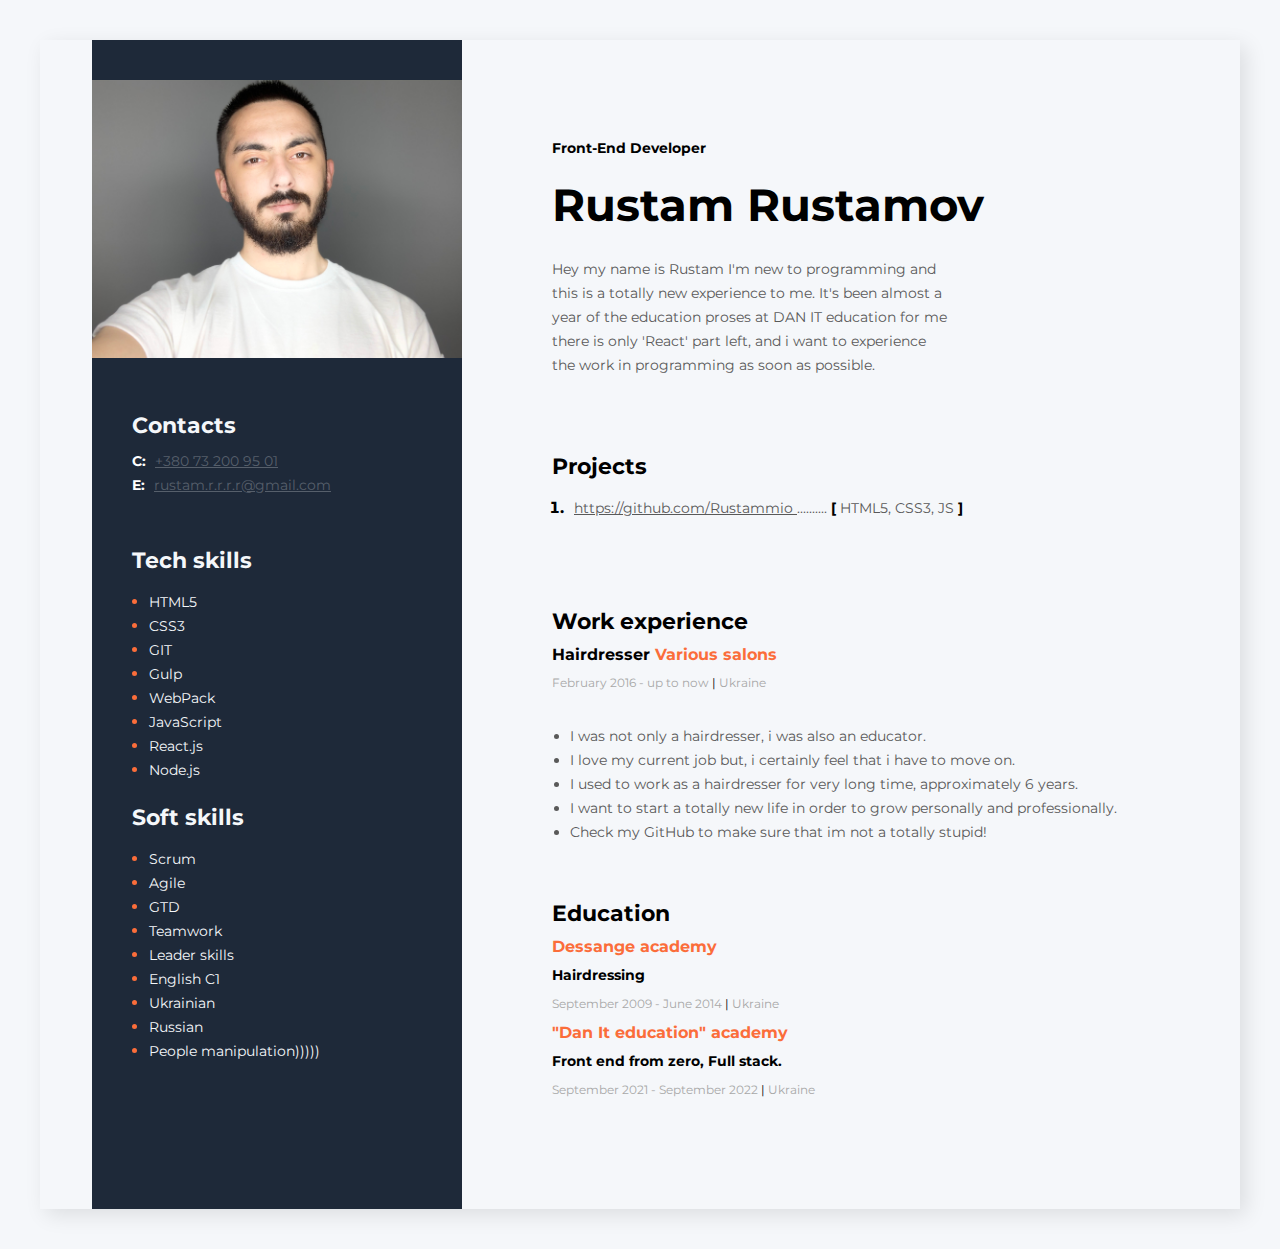
<file: index.html>
<!DOCTYPE html>
<html lang="en">

<head>
    <meta charset="UTF-8">
    <meta http-equiv="X-UA-Compatible" content="IE=edge">
    <meta name="viewport" content="width=device-width, initial-scale=1.0">
    <title>My Resume</title>

     <link rel="stylesheet" href="css/style.css">

    <link rel="preconnect" href="https://fonts.googleapis.com">
    <link rel="preconnect" href="https://fonts.gstatic.com" crossorigin>
    <link href="https://fonts.googleapis.com/css2?family=Montserrat:wght@400;700&display=swap" rel="stylesheet">
<!--    <style>-->
<!--        body {-->
<!--            font-family: "Montserrat", sans-serif;-->
<!--            background-color: #f5f7fa;-->
<!--        }-->
<!--        -->
<!--        .main-container {-->
<!--            display: flex;-->
<!--            flex-direction: row-reverse;-->
<!--            width: 1200px;-->
<!--            background-color: #f5f7fa;-->
<!--            margin: 40px auto;-->
<!--            box-shadow: 6px 6px 20px rgba(0, 0, 0, 0.1);-->
<!--        }-->
<!--        /* main content*/-->
<!--        -->
<!--        .main-content {-->
<!--            display: flex;-->
<!--            flex-direction: column;-->
<!--            padding: 100px 90px;-->
<!--        }-->
<!--        -->
<!--        .main-content-title {-->
<!--            font-style: normal;-->
<!--            font-weight: bold;-->
<!--            font-size: 22px;-->
<!--            line-height: 27px;-->
<!--            color: #000;-->
<!--            margin-bottom: 10px;-->
<!--        }-->
<!--        -->
<!--        .about-me {-->
<!--            margin: 0 0 40px 0;-->
<!--        }-->
<!--        -->
<!--        .about_me_profession {-->
<!--            font-style: normal;-->
<!--            font-weight: bold;-->
<!--            font-size: 14px;-->
<!--            font-weight: 700;-->
<!--            line-height: 17px;-->
<!--            color: #000;-->
<!--            margin: 0 0 20px 0;-->
<!--        }-->
<!--        -->
<!--        .about-me-name {-->
<!--            font-style: normal;-->
<!--            font-weight: bold;-->
<!--            font-size: 45px;-->
<!--            line-height: 55px;-->
<!--            color: #000;-->
<!--            margin: 0 0 25px 0;-->
<!--        }-->
<!--        -->
<!--        .about-me-description {-->
<!--            width: 400px;-->
<!--            font-style: normal;-->
<!--            font-weight: normal;-->
<!--            font-size: 14px;-->
<!--            line-height: 24px;-->
<!--            color: #595959;-->
<!--        }-->
<!--        -->
<!--        .my-progects {-->
<!--            margin: 0 0 50px;-->
<!--        }-->
<!--        -->
<!--        .my-progects-list {-->
<!--            padding: 0 0 0 17px;-->
<!--        }-->
<!--        -->
<!--        .my-progect-item {-->
<!--            color: #000;-->
<!--            font-weight: 700;-->
<!--        }-->
<!--        -->
<!--        .my-progects-link {-->
<!--            font-style: normal;-->
<!--            font-weight: normal;-->
<!--            font-size: 14px;-->
<!--            line-height: 24px;-->
<!--            color: #595959;-->
<!--        }-->
<!--        -->
<!--        .my-progects-text {-->
<!--            font-style: normal;-->
<!--            font-weight: normal;-->
<!--            font-size: 14px;-->
<!--            line-height: 24px;-->
<!--            color: #595959;-->
<!--            margin-left: 5px;-->
<!--        }-->
<!--        -->
<!--        .my-progects-bracket {-->
<!--            font-style: normal;-->
<!--            font-weight: bold;-->
<!--            font-size: 14px;-->
<!--            line-height: 24px;-->
<!--            color: #000;-->
<!--        }-->
<!--        -->
<!--        .my-experience-company {-->
<!--            color: #fb6d3a;-->
<!--        }-->
<!--        -->
<!--        .my-experience-position {-->
<!--            font-style: normal;-->
<!--            font-weight: bold;-->
<!--            font-size: 16px;-->
<!--            line-height: 20px;-->
<!--            margin: 0 0 10px 0;-->
<!--        }-->
<!--        -->
<!--        .my-experience-time {-->
<!--            font-style: normal;-->
<!--            font-weight: normal;-->
<!--            font-size: 12px;-->
<!--            line-height: 15px;-->
<!--            color: #a8a8a8;-->
<!--            margin: 0 10px 0 0;-->
<!--        }-->
<!--        -->
<!--        .my-experience-separator {-->
<!--            font-style: normal;-->
<!--            font-weight: normal;-->
<!--            font-size: 12px;-->
<!--            line-height: 15px;-->
<!--            color: #000;-->
<!--        }-->
<!--        -->
<!--        .my-experience-duties {-->
<!--            padding: 18px;-->
<!--        }-->
<!--        -->
<!--        .my-experience-duty {-->
<!--            font-style: normal;-->
<!--            font-weight: normal;-->
<!--            font-size: 14px;-->
<!--            line-height: 24px;-->
<!--            color: #595959;-->
<!--        }-->
<!--        -->
<!--        .my-experience-place {-->
<!--            margin: 0 15px 0 0;-->
<!--        }-->
<!--        -->
<!--        .my-education-place {-->
<!--            font-style: normal;-->
<!--            font-weight: bold;-->
<!--            font-size: 16px;-->
<!--            line-height: 20px;-->
<!--            color: #fb6d3a;-->
<!--            margin: 10px 0 0 0;-->
<!--        }-->
<!--        -->
<!--        .my-education-degree {-->
<!--            font-style: normal;-->
<!--            font-weight: bold;-->
<!--            font-size: 14px;-->
<!--            line-height: 17px;-->
<!--            color: #000000;-->
<!--            margin: 10px 0 0 0;-->
<!--        }-->
<!--        -->
<!--        .my-education-time {-->
<!--            font-style: normal;-->
<!--            font-weight: normal;-->
<!--            font-size: 12px;-->
<!--            line-height: 15px;-->
<!--            color: #a8a8a8;-->
<!--        }-->
<!--        /* sidebar */-->
<!--        -->
<!--        .sidebar {-->
<!--            background-color: #1e2939;-->
<!--            width: 370px;-->
<!--            padding: 40px 0;-->
<!--        }-->
<!--        -->
<!--        .tech,-->
<!--        .contacts {-->
<!--            margin: 50px 0 0 40px;-->
<!--        }-->
<!--        -->
<!--        .sidebar-title {-->
<!--            font-style: normal;-->
<!--            font-weight: bold;-->
<!--            font-size: 22px;-->
<!--            line-height: 27px;-->
<!--            color: #f5f7fa;-->
<!--            margin-bottom: 10px;-->
<!--        }-->
<!--        /* contacts  */-->
<!--        -->
<!--        .contacts-link {-->
<!--            color: #565f6b;-->
<!--            font-style: normal;-->
<!--            font-weight: normal;-->
<!--            font-size: 14px;-->
<!--            line-height: 24px;-->
<!--        }-->
<!--        -->
<!--        .contacts-type {-->
<!--            font-weight: bold;-->
<!--            font-size: 14px;-->
<!--            line-height: 24px;-->
<!--            color: white;-->
<!--            margin-right: 5px;-->
<!--        }-->
<!--        -->
<!--        .tech-list {-->
<!--            padding: 0 0 0 17px;-->
<!--        }-->
<!--        -->
<!--        .tech-item {-->
<!--            color: #fb6d3a;-->
<!--        }-->
<!--        -->
<!--        .tech-item-text {-->
<!--            font-style: normal;-->
<!--            font-weight: normal;-->
<!--            font-size: 14px;-->
<!--            line-height: 24px;-->
<!--            color: #f5f7fa;-->
<!--        }-->
<!--        -->
<!--        .soft-skils {-->
<!--            margin: 20px 0 0 40px;-->
<!--        }-->
<!--        -->
<!--        .soft-list {-->
<!--            padding: 0 0 0 17px;-->
<!--        }-->
<!--        -->
<!--        .soft-item {-->
<!--            color: #fb6d3a;-->
<!--        }-->
<!--        -->
<!--        .soft-item-list {-->
<!--            font-style: normal;-->
<!--            font-weight: normal;-->
<!--            font-size: 14px;-->
<!--            line-height: 24px;-->
<!--            color: #f5f7fa;-->
<!--        }-->
<!--    </style>-->
</head>

<body>
    <!-- main container-->
    <div class="main-container">
        <!-- main content-->
        <div class="main-content">
            <!-- about me section-->
            <div class="about-me">
                <h2 class="about_me_profession">Front-End Developer</h2>

                <h1 class="about-me-name">Rustam Rustamov</h1>
                <p class="about-me-description">
                    Hey my name is Rustam I'm new to programming and this is a totally new experience to me. It's been almost a year of the education proses at DAN IT education for me there is only 'React' part left, and i want to experience the work in programming as soon
                    as possible.
                </p>
            </div>
            <!--My projects-->
            <div class="my-progects">
                <h3 class="main-content-title">Projects</h3>
                <ol class="my-progects-list">

                    <li class="my-progect-item">
                        <span class="my-progects-text">
                            <a href="https://github.com/Rustammio"
                                class="my-progects-link">https://github.com/Rustammio </a>
                            ..........
                            <span class="my-progects-bracket">[</span> HTML5, CSS3, JS <span class="my-progects-bracket">]</span></span>
                    </li>

                </ol>





            </div>
            <!-- My experience -->
            <div class="my-experience">
                <h3 class="main-content-title">Work experience</h3>

                <!-- company 3-->
                <div class="my-experience-place">
                    <h4 class="my-experience-position">Hairdresser <span class="my-experience-company">Various salons
                    </h4>
                    <p class="my-experience-time">February 2016 - up to now <span
                            class="my-experience-separator">|</span> Ukraine </p>
                        <ul class="my-experience-duties">
                            <li class="my-experience-duty">I was not only a hairdresser, i was also an educator.</li>

                            <li class="my-experience-duty">I love my current job but, i certainly feel that i have to move on.
                            </li>
                            <li class="my-experience-duty">I used to work as a hairdresser for very long time, approximately 6 years.
                            </li>
                            <li class="my-experience-duty">I want to start a totally new life in order to grow personally and professionally. </li>
                            <li class="my-experience-duty">Check my GitHub to make sure that im not a totally stupid! </li>

                        </ul>
                </div>
                <!-- company 2-->

            </div>
            <!-- Education-->
            <div class="my-education">
                <h3 class="main-content-title">Education</h3>
                <h4 class="my-education-place">Dessange academy </h4>
                <h5 class="my-education-degree">Hairdressing</h5>
                <p class="my-education-time">September 2009 - June 2014 <span class="my-experience-separator">|</span> Ukraine </p>
                <h4 class="my-education-place">"Dan It education" academy </h4>
                <h5 class="my-education-degree">Front end from zero, Full stack. </h5>
                <p class="my-education-time">September 2021 - September 2022 <span class="my-experience-separator">|</span> Ukraine </p>
            </div>

        </div>
        <!--sideBar-->
        <aside class="sidebar">
            <!-- <img src="img/photo.jpg" alt="My photo"> -->
            <!-- <img width="370" src="../img/IMG_2364.jpg" alt="My photo 123"> -->
            <img width="370" src="img/IMG_2364.jpg" alt="Sorry that was the only photo that i found online, with open access to it)))))">
            <!--contacts -->
            <div class="contacts">
                <h3 class="sidebar-title">Contacts</h3>
                <div>
                    <span class="contacts-type">C:</span>
                    <a class="contacts-link" href="tel:+380732009501">+380 73 200 95 01</a>
                </div>
                <div>
                    <span class="contacts-type">E:</span>
                    <a class="contacts-link" href="mailto:rustam.r.r.r.r@gmail.com">rustam.r.r.r.r@gmail.com</a>
                </div>
            </div>
            <div class="tech">
                <h3 class="sidebar-title">Tech skills</h3>
                <ul class="tech-list">
                    <li class="tech-item"> <span class="tech-item-text">HTML5</span> </li>
                    <li class="tech-item"> <span class="tech-item-text">CSS3</span></li>
                    <li class="tech-item"> <span class="tech-item-text">GIT</span></li>
                    <li class="tech-item"> <span class="tech-item-text">Gulp</span></li>
                    <li class="tech-item"> <span class="tech-item-text">WebPack</span></li>
                    <li class="tech-item"> <span class="tech-item-text">JavaScript</span></li>
                    <li class="tech-item"> <span class="tech-item-text">React.js</span></li>
                    <li class="tech-item"> <span class="tech-item-text">Node.js</span></li>
                </ul>
            </div>
            <!-- Soft skills-->
            <div class="soft-skils">
                <h3 class="sidebar-title">Soft skills</h3>
                <ul class="soft-list">
                    <li class="soft-item"> <span class="soft-item-list">Scrum</span> </li>
                    <li class="soft-item"> <span class="soft-item-list">Agile</span> </li>
                    <li class="soft-item"> <span class="soft-item-list">GTD</span> </li>
                    <li class="soft-item"> <span class="soft-item-list">Teamwork</span> </li>
                    <li class="soft-item"> <span class="soft-item-list">Leader skills</span> </li>
                    <li class="soft-item"> <span class="soft-item-list">English C1</span> </li>
                    <li class="soft-item"> <span class="soft-item-list">Ukrainian</span> </li>
                    <li class="soft-item"> <span class="soft-item-list">Russian</span> </li>
                    <li class="soft-item"> <span class="soft-item-list">People manipulation)))))</span> </li>
                </ul>
            </div>
    </div>
    </aside>

    </div>
</body>

</html>
</file>
<file: css/style.css>
body {
  font-family: "Montserrat", sans-serif;
  background-color: #f5f7fa;
}

.main-container {
  display: flex;
  flex-direction: row-reverse;
  width: 1200px;
  background-color: #f5f7fa;
  margin: 40px auto;
  box-shadow: 6px 6px 20px rgba(0, 0, 0, 0.1);
}

/* main content*/
.main-content {
  display: flex;
  flex-direction: column;
  padding: 100px 90px;
}
.main-content-title {
  font-style: normal;
  font-weight: bold;
  font-size: 22px;
  line-height: 27px;
  color: #000;
  margin-bottom: 10px;
}

.about-me {
  margin: 0 0 40px 0;
}
.about_me_profession {
  font-style: normal;
  font-weight: bold;
  font-size: 14px;
  font-weight: 700;
  line-height: 17px;
  color: #000;
  margin: 0 0 20px 0;
}
.about-me-name {
  font-style: normal;
  font-weight: bold;
  font-size: 45px;
  line-height: 55px;
  color: #000;
  margin: 0 0 25px 0;
}
.about-me-description {
  width: 400px;
  font-style: normal;
  font-weight: normal;
  font-size: 14px;
  line-height: 24px;
  color: #595959;
}

.my-progects {
  margin: 0 0 50px;
}
.my-progects-list {
  padding: 0 0 0 17px;
}
.my-progect-item {
  color: #000;
  font-weight: 700;
}
.my-progects-link {
  font-style: normal;
  font-weight: normal;
  font-size: 14px;
  line-height: 24px;
  color: #595959;
}
.my-progects-text {
  font-style: normal;
  font-weight: normal;
  font-size: 14px;
  line-height: 24px;
  color: #595959;
  margin-left: 5px;
}
.my-progects-bracket {
  font-style: normal;
  font-weight: bold;
  font-size: 14px;
  line-height: 24px;
  color: #000;
}

.my-experience-company {
  color: #fb6d3a;
}
.my-experience-position {
  font-style: normal;
  font-weight: bold;
  font-size: 16px;
  line-height: 20px;
  margin: 0 0 10px 0;
}
.my-experience-time {
  font-style: normal;
  font-weight: normal;
  font-size: 12px;
  line-height: 15px;
  color: #a8a8a8;
  margin: 0 10px 0 0;
}
.my-experience-separator {
  font-style: normal;
  font-weight: normal;
  font-size: 12px;
  line-height: 15px;
  color: #000;
}
.my-experience-duties {
  padding: 18px;
}
.my-experience-duty {
  font-style: normal;
  font-weight: normal;
  font-size: 14px;
  line-height: 24px;
  color: #595959;
}
.my-experience-place {
  margin: 0 15px 0 0;
}

.my-education-place {
  font-style: normal;
  font-weight: bold;
  font-size: 16px;
  line-height: 20px;
  color: #fb6d3a;
  margin: 10px 0 0 0;
}
.my-education-degree {
  font-style: normal;
  font-weight: bold;
  font-size: 14px;
  line-height: 17px;
  color: #000000;
  margin: 10px 0 0 0;
}
.my-education-time {
  font-style: normal;
  font-weight: normal;
  font-size: 12px;
  line-height: 15px;
  color: #a8a8a8;
}
/* sidebar */
.sidebar {
  background-color: #1e2939;
  width: 370px;
  padding: 40px 0;
}

.tech,
.contacts {
  margin: 50px 0 0 40px;
}
.sidebar-title {
  font-style: normal;
  font-weight: bold;
  font-size: 22px;
  line-height: 27px;
  color: #f5f7fa;
  margin-bottom: 10px;
}
/* contacts  */

.contacts-link {
  color: #565f6b;
  font-style: normal;
  font-weight: normal;
  font-size: 14px;
  line-height: 24px;
}
.contacts-type {
  font-weight: bold;
  font-size: 14px;
  line-height: 24px;
  color: white;
  margin-right: 5px;
}
.tech-list {
  padding: 0 0 0 17px;
}
.tech-item {
  color: #fb6d3a;
}
.tech-item-text {
  font-style: normal;
  font-weight: normal;
  font-size: 14px;
  line-height: 24px;
  color: #f5f7fa;
}
.soft-skils {
  margin: 20px 0 0 40px;
}
.soft-list {
  padding: 0 0 0 17px;
}
.soft-item {
  color: #fb6d3a;
}
.soft-item-list {
  font-style: normal;
  font-weight: normal;
  font-size: 14px;
  line-height: 24px;
  color: #f5f7fa;
}
</file>
